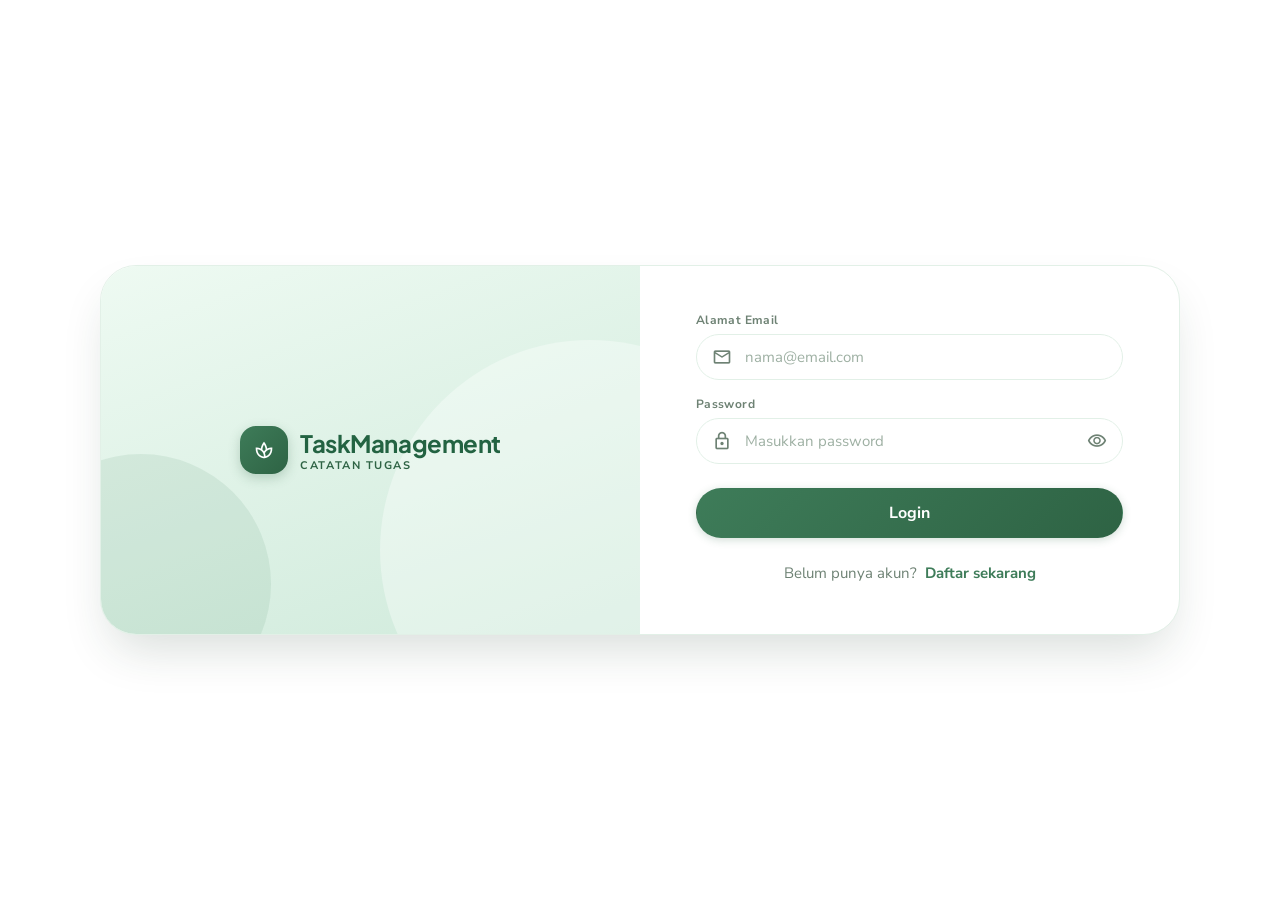
<file: frontend/login.html>
<!DOCTYPE html>
<html lang="id">
<head>
    <meta charset="UTF-8">
    <meta name="viewport" content="width=device-width, initial-scale=1.0">
    <title>Login - TaskManagement</title>
    <link rel="preconnect" href="https://fonts.googleapis.com">
    <link rel="preconnect" href="https://fonts.gstatic.com" crossorigin>
    <link href="https://fonts.googleapis.com/css2?family=Nunito+Sans:ital,opsz,wght@0,6..12,400;0,6..12,600;0,6..12,700;1,6..12,400&family=Plus+Jakarta+Sans:wght@600;700;800&display=swap" rel="stylesheet">
    <link href="https://fonts.googleapis.com/css2?family=Material+Symbols+Outlined:wght,FILL@100..700,0..1&display=swap" rel="stylesheet">
    <link rel="stylesheet" href="assets/css/style.css">
</head>
<body class="auth-page auth-login">

    <div class="auth-container">
        <div class="auth-brand">
            <a href="index.html" class="brand">
                <span class="brand-mark"><span class="material-symbols-outlined">spa</span></span>
                <span>TaskManagement<small>Catatan tugas</small></span>
            </a>
        </div>

        <div class="auth-card">
            <form id="loginForm">
                <div class="form-group">
                    <label for="email">Alamat Email</label>
                    <div class="input-icon">
                        <span class="material-symbols-outlined">mail</span>
                        <input type="email" id="email" placeholder="nama@email.com" required>
                    </div>
                </div>
                <div class="form-group">
                    <label for="password">Password</label>
                    <div class="input-icon">
                        <span class="material-symbols-outlined">lock</span>
                        <input type="password" id="password" placeholder="Masukkan password" required>
                        <button type="button" class="toggle-pass" data-target="password" aria-label="Tampilkan password"><span class="material-symbols-outlined">visibility</span></button>
                    </div>
                </div>

                <p id="message" class="message"></p>

                <button type="submit" class="btn btn-primary">Login</button>
            </form>

            <p class="auth-footer">Belum punya akun? <a href="register.html">Daftar sekarang</a></p>
        </div>
    </div>

<script src="assets/js/config.js"></script>
<script src="assets/js/auth.js"></script>
</body>
</html>
</file>
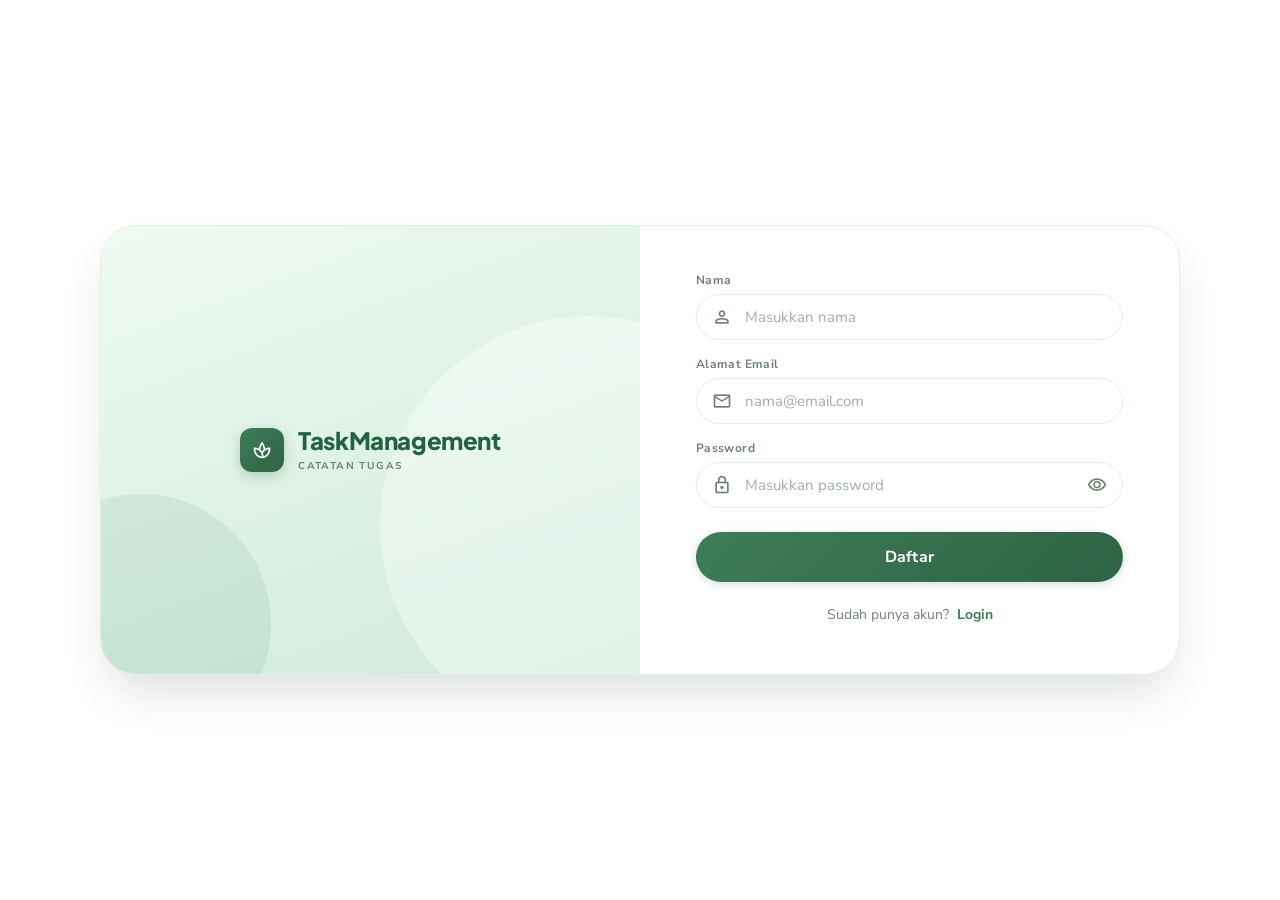
<file: frontend/register.html>
<!DOCTYPE html>
<html lang="id">
<head>
    <meta charset="UTF-8">
    <meta name="viewport" content="width=device-width, initial-scale=1.0">
    <title>Register - TaskManagement</title>
    <link rel="preconnect" href="https://fonts.googleapis.com">
    <link rel="preconnect" href="https://fonts.gstatic.com" crossorigin>
    <link href="https://fonts.googleapis.com/css2?family=Nunito+Sans:ital,opsz,wght@0,6..12,400;0,6..12,600;0,6..12,700;1,6..12,400&family=Plus+Jakarta+Sans:wght@600;700;800&display=swap" rel="stylesheet">
    <link href="https://fonts.googleapis.com/css2?family=Material+Symbols+Outlined:wght,FILL@100..700,0..1&display=swap" rel="stylesheet">
    <link rel="stylesheet" href="assets/css/style.css">
</head>
<body class="auth-page auth-register">

    <div class="auth-container">
        <div class="auth-brand">
            <a href="index.html" class="brand">
                <span class="brand-mark"><span class="material-symbols-outlined">spa</span></span>
                <span>TaskManagement<small>CATATAN TUGAS</small></span>
            </a>
        </div>

        <div class="auth-card">
            <form id="registerForm">
                <div class="form-group">
                    <label for="name">Nama</label>
                    <div class="input-icon">
                        <span class="material-symbols-outlined">person</span>
                        <input type="text" id="name" placeholder="Masukkan nama" required>
                    </div>
                </div>
                <div class="form-group">
                    <label for="email">Alamat Email</label>
                    <div class="input-icon">
                        <span class="material-symbols-outlined">mail</span>
                        <input type="email" id="email" placeholder="nama@email.com" required>
                    </div>
                </div>
                <div class="form-group">
                    <label for="password">Password</label>
                    <div class="input-icon">
                        <span class="material-symbols-outlined">lock</span>
                        <input type="password" id="password" placeholder="Masukkan password" required>
                        <button type="button" class="toggle-pass" data-target="password" aria-label="Tampilkan password"><span class="material-symbols-outlined">visibility</span></button>
                    </div>
                </div>

                <p id="message" class="message"></p>

                <button type="submit" class="btn btn-primary">Daftar</button>
            </form>

            <p class="auth-footer">Sudah punya akun? <a href="login.html">Login</a></p>
        </div>
    </div>

<script src="assets/js/config.js"></script>
<script src="assets/js/auth.js"></script>
</body>
</html>
</file>
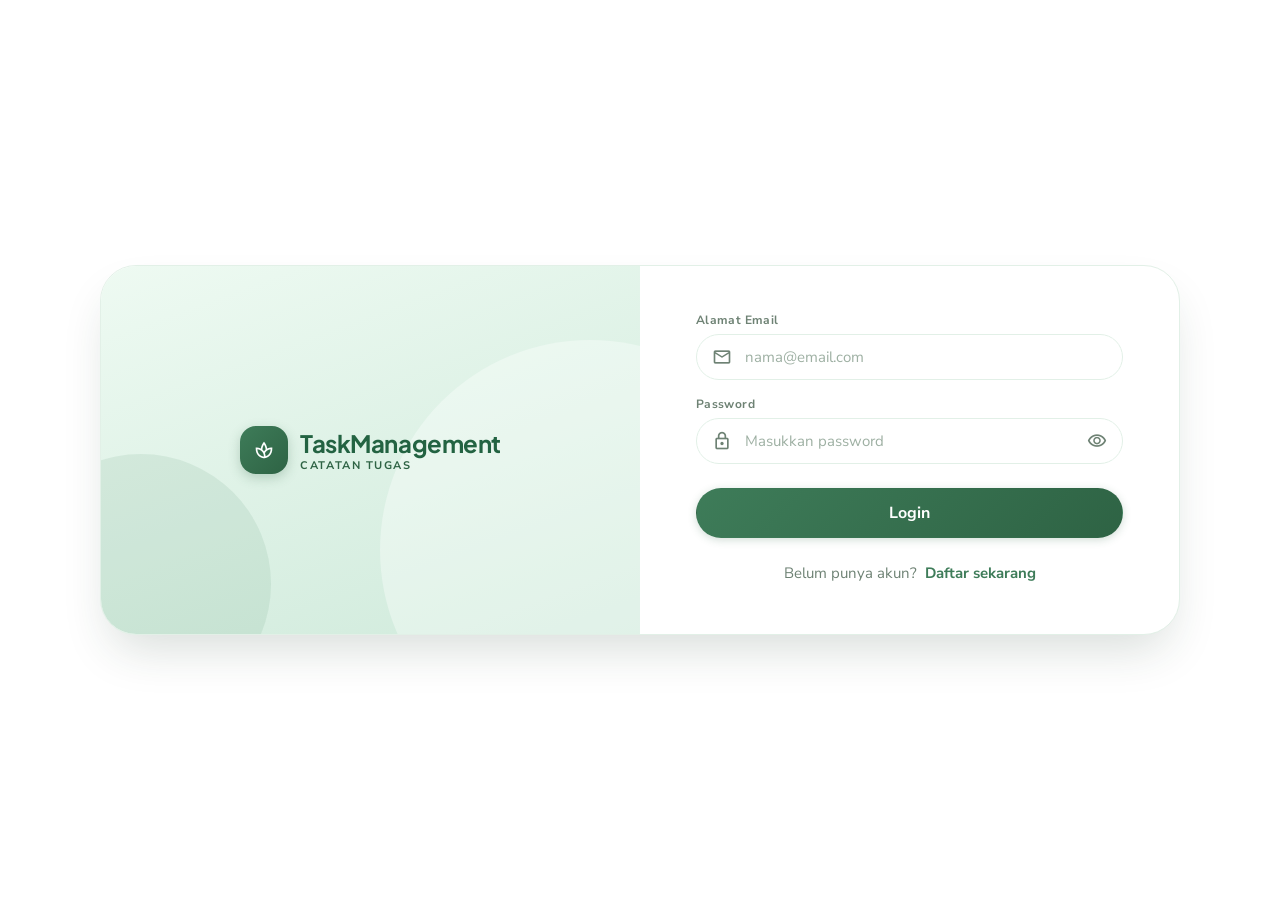
<file: frontend/admin/tasks.html>
<!DOCTYPE html>
<html lang="id">
<head>
    <meta charset="UTF-8">
    <meta name="viewport" content="width=device-width, initial-scale=1.0">
    <title>Semua Tasks - TaskManagement</title>
    <link rel="preconnect" href="https://fonts.googleapis.com">
    <link rel="preconnect" href="https://fonts.gstatic.com" crossorigin>
    <link href="https://fonts.googleapis.com/css2?family=Nunito+Sans:ital,opsz,wght@0,6..12,400;0,6..12,600;0,6..12,700;1,6..12,400&family=Plus+Jakarta+Sans:wght@600;700;800&display=swap" rel="stylesheet">
    <link href="https://fonts.googleapis.com/css2?family=Material+Symbols+Outlined:wght,FILL@100..700,0..1&display=swap" rel="stylesheet">
    <link rel="stylesheet" href="../assets/css/style.css">
</head>
<body data-role="ADMIN">

<div class="app">
    <aside class="sidebar" id="sidebar">
        <a href="dashboard.html" class="brand">
            <span class="brand-mark"><span class="material-symbols-outlined">spa</span></span>
            <span>TaskManagement</span>
        </a>

        <p class="nav-label">Menu Admin</p>
        <nav class="nav">
            <a href="dashboard.html" class="nav-item"><span class="material-symbols-outlined">insights</span><span>Dashboard</span></a>
            <a href="users.html" class="nav-item"><span class="material-symbols-outlined">group</span><span>Kelola User</span></a>
            <a href="tasks.html" class="nav-item active"><span class="material-symbols-outlined">fact_check</span><span>Semua Tasks</span></a>
        </nav>

        <div class="side-user">
            <div class="side-user-row">
                <div class="avatar" data-user-avatar>U</div>
                <div>
                    <strong data-user-name>User</strong>
                    <small data-user-role>Administrator</small>
                </div>
            </div>
            <button type="button" class="btn btn-soft btn-block" data-logout><span class="material-symbols-outlined">logout</span>Logout</button>
        </div>
    </aside>
    <div class="scrim" id="scrim"></div>

    <div class="main">
        <header class="topbar">
            <button type="button" class="icon-btn menu-toggle" id="menuToggle" aria-label="Menu"><span class="material-symbols-outlined">menu</span></button>
        </header>

        <main class="content">
            <section class="page-head">
                <div>
                    <p class="eyebrow">Monitoring</p>
                    <h1>Semua Tasks</h1>
                </div>
            </section>

            <section class="toolbar">
                <div class="search-box">
                    <span class="material-symbols-outlined">search</span>
                    <input type="search" id="searchTask" placeholder="Cari judul task...">
                </div>
                <div class="filter-group">
                    <select id="filterPriority" aria-label="Filter Prioritas">
                        <option value="">Semua Prioritas</option>
                        <option value="HIGH">High</option>
                        <option value="MEDIUM">Medium</option>
                        <option value="LOW">Low</option>
                    </select>
                    <select id="filterStatus" aria-label="Filter Status">
                        <option value="">Semua Status</option>
                        <option value="TODO">To Do</option>
                        <option value="IN_PROGRESS">In Progress</option>
                        <option value="DONE">Done</option>
                    </select>
                    <button type="button" class="btn btn-soft" id="resetFilter" title="Reset Filter">
                        <span class="material-symbols-outlined">restart_alt</span>Reset
                    </button>
                </div>
            </section>

            <section class="card table-card">
                <div class="table-wrapper">
                    <table>
                        <thead>
                            <tr>
                                <th>ID Task</th>
                                <th>User</th>
                                <th>Judul</th>
                                <th>Prioritas</th>
                                <th>Status</th>
                                <th>Deadline</th>
                            </tr>
                        </thead>
                        <tbody id="adminTaskList">
                            <tr><td colspan="6">Memuat data...</td></tr>
                        </tbody>
                    </table>
                </div>
                <div class="table-foot" id="taskCount"></div>
            </section>
        </main>
    </div>
</div>

<script src="../assets/js/config.js"></script>
<script src="../assets/js/admin-tasks.js"></script>
</body>
</html>
</file>
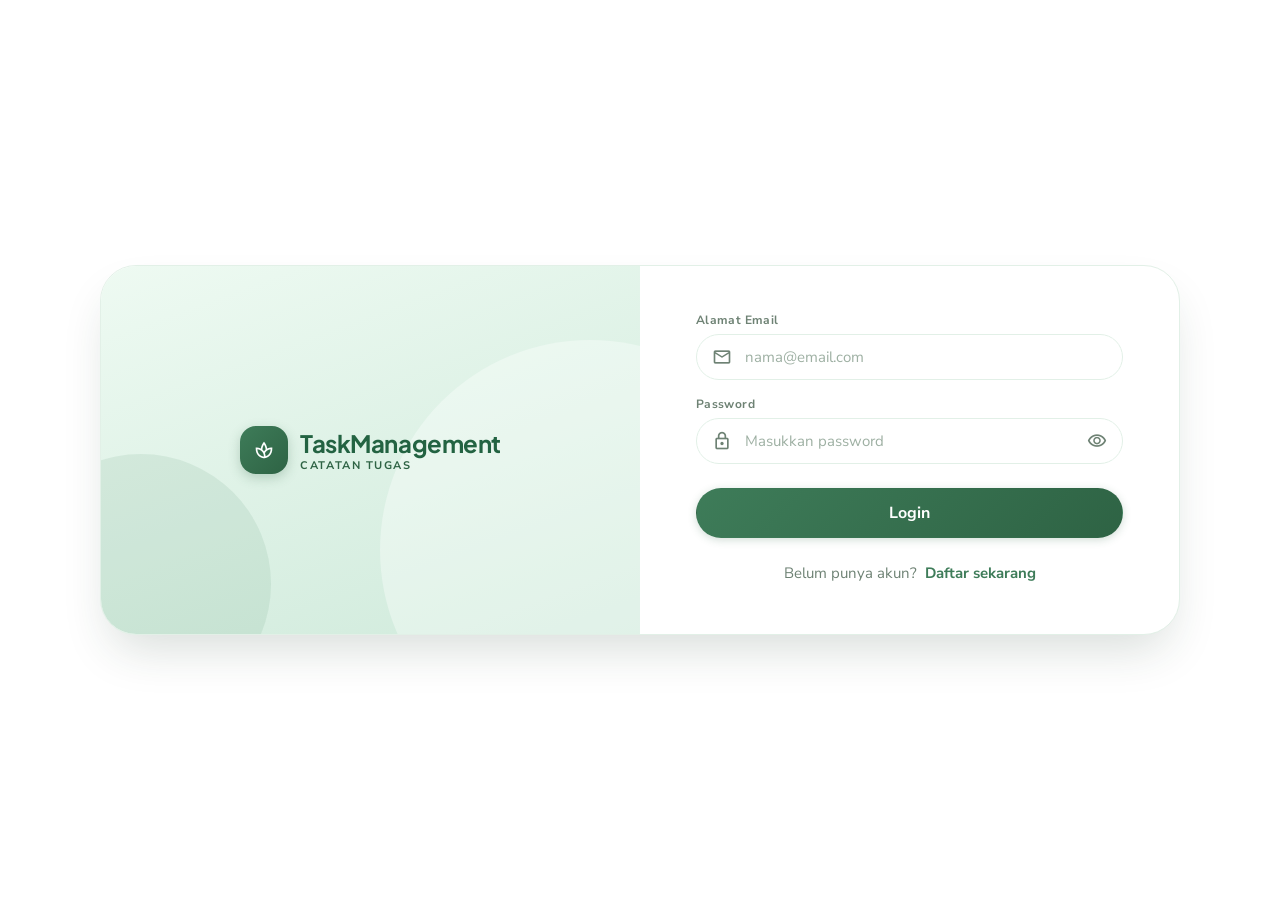
<file: frontend/admin/users.html>
<!DOCTYPE html>
<html lang="id">
<head>
    <meta charset="UTF-8">
    <meta name="viewport" content="width=device-width, initial-scale=1.0">
    <title>Kelola User - TaskManagement</title>
    <link rel="preconnect" href="https://fonts.googleapis.com">
    <link rel="preconnect" href="https://fonts.gstatic.com" crossorigin>
    <link href="https://fonts.googleapis.com/css2?family=Nunito+Sans:opsz,wght@6..12,400;6..12,600;6..12,700&family=Plus+Jakarta+Sans:wght@600;700;800&display=swap" rel="stylesheet">
    <link href="https://fonts.googleapis.com/css2?family=Material+Symbols+Outlined:wght,FILL@100..700,0..1&display=swap" rel="stylesheet">
    <link rel="stylesheet" href="../assets/css/style.css">
</head>
<body data-role="ADMIN">

<div class="app">
    <aside class="sidebar" id="sidebar">
        <a href="dashboard.html" class="brand">
            <span class="brand-mark"><span class="material-symbols-outlined">spa</span></span>
            <span>TaskManagement</span>
        </a>

        <p class="nav-label">Menu Admin</p>
        <nav class="nav">
            <a href="dashboard.html" class="nav-item"><span class="material-symbols-outlined">insights</span><span>Dashboard</span></a>
            <a href="users.html" class="nav-item active"><span class="material-symbols-outlined">group</span><span>Kelola User</span></a>
            <a href="tasks.html" class="nav-item"><span class="material-symbols-outlined">fact_check</span><span>Semua Tasks</span></a>
        </nav>

        <div class="side-user">
            <div class="side-user-row">
                <div class="avatar" data-user-avatar>U</div>
                <div>
                    <strong data-user-name>User</strong>
                    <small>Admistrator</small>
                </div>
            </div>
            <button type="button" class="btn btn-soft btn-block" data-logout><span class="material-symbols-outlined">logout</span><span>Logout</span></button>
        </div>
    </aside>
    <div class="scrim" id="scrim"></div>

    <div class="main">
        <header class="topbar">
            <button type="button" class="icon-btn menu-toggle" id="menuToggle" aria-label="Menu"><span class="material-symbols-outlined">menu</span></button>
        </header>

        <main class="content">
            <section class="page-head">
                <div>
                    <p class="eyebrow">Pengguna</p>
                    <h1>Kelola User</h1>
                </div>
            </section>

            <section class="stats-grid">
                <div class="stat-card">
                    <div class="stat-top"><span class="stat-label">Total User</span><span class="stat-icon"><span class="material-symbols-outlined">group</span></span></div>
                    <span class="stat-value" id="totalUsers">0</span>
                </div>
                <div class="stat-card">
                    <div class="stat-top"><span class="stat-label">Aktif</span><span class="stat-icon"><span class="material-symbols-outlined">verified_user</span></span></div>
                    <span class="stat-value" id="activeUsers">0</span>
                </div>
                <div class="stat-card">
                    <div class="stat-top"><span class="stat-label">Nonaktif</span><span class="stat-icon gray"><span class="material-symbols-outlined">person_off</span></span></div>
                    <span class="stat-value" id="inactiveUsers">0</span>
                </div>
                <div class="stat-card">
                    <div class="stat-top"><span class="stat-label">Admin</span><span class="stat-icon sand"><span class="material-symbols-outlined">admin_panel_settings</span></span></div>
                    <span class="stat-value" id="adminUsers">0</span>
                </div>
            </section>

            <section class="grid-2">
                <div class="card">
                    <div class="card-head">
                        <div class="head-title">
                            <span class="head-icon"><span class="material-symbols-outlined">donut_large</span></span>
                            <div>
                                <h2>Statistik Pengguna</h2>
                            </div>
                        </div>
                    </div>

                    <div class="chart-wrap">
                        <div class="donut-box">
                            <div class="donut-ring" id="userDonutChart">
                                <div class="donut-hole">
                                    <strong id="chartPercent">100%</strong>
                                    <span>USER AKTIF</span>
                                </div>
                            </div>
                        </div>

                        <div class="chart-bars">
                            <div>
                                <div class="bar-item-head">
                                    <span>User Aktif</span>
                                    <span id="barActiveText">0</span>
                                </div>
                                <div class="bar-track">
                                    <div class="bar-fill green" id="barActiveFill"></div>
                                </div>
                            </div>

                            <div>
                                <div class="bar-item-head">
                                    <span>Administrator</span>
                                    <span id="barAdminText">0</span>
                                </div>
                                <div class="bar-track">
                                    <div class="bar-fill sand" id="barAdminFill"></div>
                                </div>
                            </div>

                            <div>
                                <div class="bar-item-head">
                                    <span>Nonaktif</span>
                                    <span id="barInactiveText">0</span>
                                </div>
                                <div class="bar-track">
                                    <div class="bar-fill gray" id="barInactiveFill"></div>
                                </div>
                            </div>
                        </div>
                    </div>
                </div>

                <div class="card mini-table-card">
                    <div class="mini-table-head">
                        <div>
                            <h2>Tabel Ringkasan User</h2>
                        </div>
                        <span class="badge badge-cat" id="tableCountBadge">0 Akun</span>
                    </div>

                    <div class="table-wrapper">
                        <table>
                            <thead>
                                <tr>
                                    <th>Nama</th>
                                    <th>Role</th>
                                    <th>Status</th>
                                </tr>
                            </thead>
                            <tbody id="userSummaryTable">
                                <tr>
                                    <td colspan="3">Menunggu data user...</td>
                                </tr>
                            </tbody>
                        </table>
                    </div>
                </div>
            </section>

            <section class="toolbar">
                <div class="search-box">
                    <span class="material-symbols-outlined">search</span>
                    <input type="text" id="searchUser" placeholder="Cari nama atau email...">
                </div>
            </section>

            <div id="userMessage"></div>

            <section id="userList">
                <p>Memuat data pengguna...</p>
            </section>

            <div class="modal" id="userModal" hidden>
                <form class="modal-box" id="editUserForm">
                    <button type="button" class="icon-btn modal-close" data-close-modal aria-label="Tutup"><span class="material-symbols-outlined">close</span></button>

                    <p class="eyebrow">Pengguna</p>
                    <h2>Edit User</h2>

                    <input type="hidden" id="editUserId">

                    <div class="modal-user">
                        <span class="user-avatar-sm" id="editUserAvatar">U</span>
                        <div>
                            <strong id="editUserName">User</strong>
                            <span id="editUserEmail">-</span>
                        </div>
                    </div>

                    <label>Role</label>
                    <div class="option-grid">
                        <label class="option-card">
                            <input type="radio" name="editRole" value="USER">
                            <strong>USER</strong>
                            <span>Akses tugas pribadi</span>
                        </label>
                        <label class="option-card">
                            <input type="radio" name="editRole" value="ADMIN">
                            <strong>ADMIN</strong>
                            <span>Akses penuh sistem</span>
                        </label>
                    </div>

                    <div class="switch-row">
                        <div>
                            <strong id="editActiveLabel">Status: Aktif</strong>
                            <span>Izinkan akses login</span>
                        </div>
                        <label class="switch">
                            <input type="checkbox" id="editActive">
                            <span class="switch-ui"></span>
                        </label>
                    </div>

                    <div class="form-actions">
                        <button type="button" class="btn btn-ghost" data-close-modal>Batal</button>
                        <button type="submit" class="btn btn-primary" id="saveUserBtn"><span class="material-symbols-outlined">check</span>Simpan</button>
                    </div>
                </form>
            </div>
        </main>
    </div>
</div>

<script src="../assets/js/config.js"></script>
<script src="../assets/js/admin-user.js"></script>

</body>
</html>
</file>
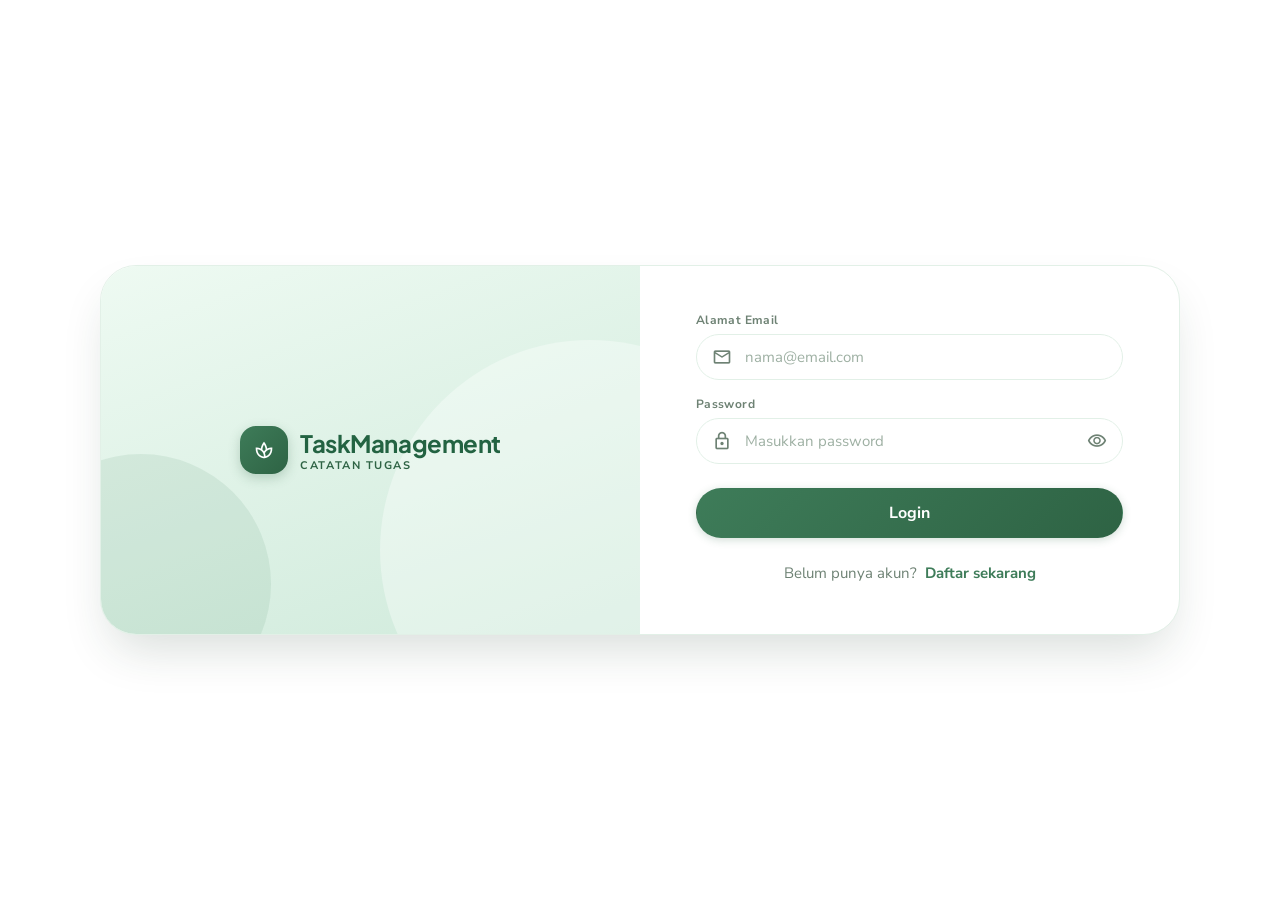
<file: frontend/user/tasks.html>
<!DOCTYPE html>
<html lang="id">
<head>
    <meta charset="UTF-8">
    <meta name="viewport" content="width=device-width, initial-scale=1.0">
    <title>Task Saya - TaskManagement</title>
    <link rel="preconnect" href="https://fonts.googleapis.com">
    <link rel="preconnect" href="https://fonts.gstatic.com" crossorigin>
    <link href="https://fonts.googleapis.com/css2?family=Nunito+Sans:ital,opsz,wght@0,6..12,400;0,6..12,600;0,6..12,700;1,6..12,400&family=Plus+Jakarta+Sans:wght@600;700;800&display=swap" rel="stylesheet">
    <link href="https://fonts.googleapis.com/css2?family=Material+Symbols+Outlined:wght,FILL@100..700,0..1&display=swap" rel="stylesheet">
    <link rel="stylesheet" href="../assets/css/style.css">
</head>
<body data-role="USER">

<div class="app">
    <aside class="sidebar" id="sidebar">
        <a href="dashboard.html" class="brand">
            <span class="brand-mark"><span class="material-symbols-outlined">spa</span></span>
            <span>TaskManagement</span>
        </a>

        <p class="nav-label">Menu Utama</p>
        <nav class="nav">
            <a href="dashboard.html" class="nav-item">
                <span class="material-symbols-outlined">insights</span>
                <span>Dashboard</span>
            </a>
            <a href="tasks.html" class="nav-item active">
                <span class="material-symbols-outlined">fact_check</span>
                <span>My Tasks</span>
            </a>
            <a href="categories.html" class="nav-item">
                <span class="material-symbols-outlined">folder</span>
                <span>Categories</span>
            </a>
        </nav>

        <div class="side-user">
            <div class="side-user-row">
                <div class="avatar" data-user-avatar>U</div>
                <div>
                    <strong data-user-name>User</strong>
                    <small data-user-role>USER</small>
                </div>
            </div>
            <button type="button" class="btn btn-soft btn-block" data-logout>
                <span class="material-symbols-outlined">logout</span>
                <span>Logout</span>
            </button>
        </div>
    </aside>
    <div class="scrim" id="scrim"></div>

    <div class="main">
        <header class="topbar">
            <button type="button" class="icon-btn menu-toggle" id="menuToggle" aria-label="Menu">
                <span class="material-symbols-outlined">menu</span>
            </button>
        </header>

        <main class="content">
            <section class="page-head">
                <div>
                    <h1>My Tasks</h1>
                </div>
            </section>

            <section class="card">
                <div class="card-head">
                    <div class="head-title">
                        <span class="head-icon"><span class="material-symbols-outlined">add_task</span></span>
                        <div>
                            <h2 id="formTitle">Tambah Task</h2>
                            <p>Isi informasi pekerjaan yang ingin kamu kelola.</p>
                        </div>
                    </div>
                </div>

                <form id="taskForm">
                    <input type="hidden" id="taskId">

                    <div class="field-grid">
                        <div class="field span-2">
                            <label for="title">Judul Task</label>
                            <input
                                type="text"
                                id="title"
                                maxlength="200"
                                placeholder="Masukkan judul task"
                                required
                            >
                        </div>

                        <div class="field span-2">
                            <label for="description">Deskripsi</label>
                            <textarea
                                id="description"
                                placeholder="Masukkan deskripsi task"
                            ></textarea>
                        </div>

                        <div class="field">
                            <label for="category_id">Kategori</label>
                            <select id="category_id">
                                <option value="">Tanpa kategori</option>
                            </select>
                        </div>

                        <div class="field">
                            <label for="due_date">Deadline</label>
                            <input type="date" id="due_date">
                        </div>

                        <div class="field">
                            <label for="priority">Prioritas</label>
                            <select id="priority">
                                <option value="LOW">LOW</option>
                                <option value="MEDIUM" selected>MEDIUM</option>
                                <option value="HIGH">HIGH</option>
                            </select>
                        </div>

                        <div class="field">
                            <label for="status">Status</label>
                            <select id="status">
                                <option value="TODO">TODO</option>
                                <option value="IN_PROGRESS">IN_PROGRESS</option>
                                <option value="DONE">DONE</option>
                            </select>
                        </div>
                    </div>

                    <div class="form-actions">
                        <button
                            type="button"
                            id="cancelEdit"
                            class="btn btn-ghost"
                            hidden
                        >
                            Batal Edit
                        </button>
                        <button type="submit" class="btn btn-primary">
                            Simpan Task
                        </button>
                    </div>
                </form>

                <p id="taskMessage" class="form-message"></p>
            </section>

            <section class="card table-card">
                <div class="card-head">
                    <div>
                        <h2>Daftar Task Saya</h2>
                        <p>Semua pekerjaan yang sudah kamu tambahkan.</p>
                    </div>
                </div>

                <div class="toolbar">
                    <div class="search-box">
                        <span class="material-symbols-outlined">search</span>
                        <input
                            type="search"
                            id="searchTask"
                            placeholder="Cari task..."
                        >
                    </div>
                </div>

                <div class="table-wrapper">
                    <table>
                        <thead>
                            <tr>
                                <th>Judul</th>
                                <th>Kategori</th>
                                <th>Prioritas</th>
                                <th>Status</th>
                                <th>Deadline</th>
                                <th class="text-right">Aksi</th>
                            </tr>
                        </thead>

                        <tbody id="taskList">
                            <tr>
                                <td colspan="6">Memuat data...</td>
                            </tr>
                        </tbody>
                    </table>
                </div>
            </section>
        </main>
    </div>
</div>

<script src="../assets/js/config.js"></script>
<script src="../assets/js/tasks.js"></script>
</body>
</html>
</file>
<file: frontend/assets/css/style.css>
:root {
    --bg: #f4fcf6;
    --bg-deep: #e3f6e9;
    --surface: #ffffff;
    --mint: #f0faf4;
    --mint-2: #e8f7ee;
    --sage: #a8d5ba;
    --green: #3e7c59;
    --green-dark: #2e6344;
    --green-deep: #236342;
    --ink: #2f3e34;
    --ink-2: #6e8274;
    --muted: #9eb0a3;
    --line: #e2f0e7;
    --line-2: #edf4ef;
    --danger: #984333;
    --danger-bg: #fcefeb;

    --shadow-1: 0 4px 20px -2px rgba(46, 99, 68, 0.05), 0 2px 6px -1px rgba(0, 0, 0, 0.02);
    --shadow-2: 0 12px 28px -4px rgba(46, 99, 68, 0.10), 0 4px 10px -2px rgba(46, 99, 68, 0.04);
    --shadow-3: 0 24px 48px -12px rgba(35, 60, 44, 0.18);

    --radius: 20px;
    --radius-sm: 14px;
    --sidebar-w: 272px;
    --sidebar-rail-w: 68px;

    --font-head: "Plus Jakarta Sans", "Segoe UI", system-ui, sans-serif;
    --font-body: "Nunito Sans", "Segoe UI", system-ui, sans-serif;
}

*, *::before, *::after { box-sizing: border-box; }

[hidden] { display: none !important; }

html { scroll-behavior: smooth; }

body {
    margin: 0;
    font-family: var(--font-body);
    font-size: 15px;
    line-height: 1.55;
    color: var(--ink);
    background:
        radial-gradient(900px 500px at 100% -10%, rgba(168, 213, 186, 0.35), transparent 60%),
        radial-gradient(700px 500px at -10% 110%, rgba(168, 213, 186, 0.28), transparent 60%),
        linear-gradient(180deg, #ffffff 0%, var(--bg) 35%, var(--bg-deep) 100%);
    background-attachment: fixed;
    min-height: 100vh;
}

h1, h2, h3, h4 {
    font-family: var(--font-head);
    color: var(--ink);
    margin: 0;
    letter-spacing: -0.015em;
}

p { margin: 0; }
a { color: var(--green); text-decoration: none; }
a:hover { color: var(--green-dark); }

.material-symbols-outlined {
    font-family: "Material Symbols Outlined";
    font-weight: normal;
    font-style: normal;
    font-size: 20px;
    line-height: 1;
    letter-spacing: normal;
    text-transform: none;
    display: inline-block;
    white-space: nowrap;
    direction: ltr;
    font-variation-settings: "FILL" 0, "wght" 400, "GRAD" 0, "opsz" 24;
    user-select: none;
    vertical-align: middle;
}

.btn {
    display: inline-flex;
    align-items: center;
    justify-content: center;
    gap: 8px;
    padding: 11px 22px;
    border-radius: 9999px;
    border: 1.5px solid transparent;
    font: 700 14px/1 var(--font-body);
    letter-spacing: 0.01em;
    cursor: pointer;
    transition: all 0.24s ease-out;
    text-decoration: none;
}

.btn .material-symbols-outlined { font-size: 18px; }

.btn-primary {
    color: #fff;
    background: linear-gradient(135deg, var(--green), var(--green-dark));
    box-shadow: 0 2px 8px rgba(46, 99, 68, 0.22);
}
.btn-primary:hover {
    color: #fff;
    background: linear-gradient(135deg, #356b4c, #244f36);
    box-shadow: 0 6px 16px rgba(46, 99, 68, 0.28);
    transform: translateY(-1px);
}

.btn-secondary {
    color: var(--green);
    background: #fff;
    border-color: var(--sage);
}
.btn-secondary:hover { background: var(--mint); color: var(--green-dark); }

.btn-soft {
    color: var(--green-deep);
    background: var(--mint-2);
}
.btn-soft:hover { background: #d9f0e2; }

.btn-ghost {
    color: var(--green);
    background: transparent;
}
.btn-ghost:hover { background: var(--mint); }

.btn-block { width: 100%; }
.btn:disabled { opacity: 0.6; cursor: not-allowed; }

.icon-btn {
    display: inline-flex;
    align-items: center;
    justify-content: center;
    width: 36px;
    height: 36px;
    border-radius: 50%;
    border: 1px solid var(--line);
    background: #fff;
    color: var(--ink-2);
    cursor: pointer;
    transition: all 0.2s ease-out;
}
.icon-btn:hover { background: var(--mint); color: var(--green); border-color: var(--sage); }
.icon-btn.danger:hover { background: var(--danger-bg); color: var(--danger); border-color: #f1cfc7; }
.icon-btn .material-symbols-outlined { font-size: 18px; }

label {
    display: block;
    font: 700 12px/1 var(--font-body);
    letter-spacing: 0.03em;
    color: var(--ink-2);
    margin-bottom: 8px;
}

input[type="text"],
input[type="email"],
input[type="password"],
input[type="search"],
input[type="date"],
select,
textarea {
    width: 100%;
    height: 46px;
    padding: 0 18px;
    font: 400 15px var(--font-body);
    color: var(--ink);
    background: #fff;
    border: 1px solid var(--line);
    border-radius: 9999px;
    outline: none;
    transition: border-color 0.2s, box-shadow 0.2s, background 0.2s;
}

textarea {
    height: auto;
    min-height: 110px;
    padding: 14px 18px;
    border-radius: 18px;
    resize: vertical;
}

select {
    appearance: none;
    cursor: pointer;
    padding-right: 42px;
    background-image: url("data:image/svg+xml,%3Csvg xmlns='http://www.w3.org/2000/svg' width='16' height='16' viewBox='0 0 24 24' fill='none' stroke='%236e8274' stroke-width='2' stroke-linecap='round' stroke-linejoin='round'%3E%3Cpath d='m6 9 6 6 6-6'/%3E%3C/svg%3E");
    background-repeat: no-repeat;
    background-position: right 16px center;
}

input::placeholder, textarea::placeholder { color: var(--muted); }

input:focus, select:focus, textarea:focus {
    border-color: var(--green);
    box-shadow: 0 0 0 3px rgba(62, 124, 89, 0.12);
}

.field { display: flex; flex-direction: column; }
.field-grid {
    display: grid;
    grid-template-columns: repeat(2, minmax(0, 1fr));
    gap: 18px 20px;
}
.field-grid .span-2 { grid-column: 1 / -1; }
.field-grid .span-3 { grid-column: 1 / -1; }

.form-actions {
    display: flex;
    justify-content: flex-end;
    gap: 12px;
    margin-top: 22px;
}

.form-message, #taskMessage, #categoryMessage, #userMessage {
    min-height: 0;
    margin-top: 14px;
    font-size: 14px;
    color: var(--green-deep);
}
.form-message:empty, #taskMessage:empty, #categoryMessage:empty, #userMessage:empty { display: none; }

.input-icon { position: relative; }
.input-icon > .material-symbols-outlined {
    position: absolute;
    left: 16px;
    top: 50%;
    transform: translateY(-50%);
    color: var(--ink-2);
    font-size: 20px;
    pointer-events: none;
}
.input-icon input { padding-left: 48px; }
.input-icon .toggle-pass {
    position: absolute;
    right: 8px;
    top: 50%;
    transform: translateY(-50%);
    border: 0;
    background: transparent;
    width: 36px;
    height: 36px;
    border-radius: 50%;
    color: var(--ink-2);
    cursor: pointer;
}
.input-icon .toggle-pass:hover { background: var(--mint); }

.card {
    background: var(--surface);
    border: 1px solid var(--line);
    border-radius: var(--radius);
    padding: 26px;
    box-shadow: var(--shadow-1);
    transition: box-shadow 0.24s ease-out, transform 0.24s ease-out;
}

.card-head {
    display: flex;
    align-items: flex-start;
    justify-content: space-between;
    gap: 16px;
    margin-bottom: 20px;
}
.card-head h2 { font-size: 20px; font-weight: 700; }
.card-head p { color: var(--ink-2); font-size: 14px; margin-top: 2px; }
.card-head .head-icon {
    display: inline-flex;
    align-items: center;
    justify-content: center;
    width: 44px;
    height: 44px;
    border-radius: 50%;
    background: var(--mint-2);
    color: var(--green);
    flex-shrink: 0;
}
.card-head .head-title { display: flex; gap: 14px; align-items: center; }
.link-more { font-weight: 700; font-size: 14px; display: inline-flex; align-items: center; gap: 4px; }

.app {
    display: block;
    min-height: 100vh;
}

.main {
    min-width: 0;
    margin-left: var(--sidebar-rail-w);
    width: calc(100% - var(--sidebar-rail-w));
}

.sidebar {
    position: fixed;
    top: 0;
    left: 0;
    bottom: 0;
    width: var(--sidebar-rail-w);
    height: 100vh;
    display: flex;
    flex-direction: column;
    align-items: center;
    padding: 22px 8px;
    background: linear-gradient(180deg, #ffffff 0%, var(--mint) 100%);
    border-right: 1px solid var(--line);
    z-index: 60;
    overflow: hidden;
    transition: width 0.22s cubic-bezier(0.4, 0, 0.2, 1),
                padding 0.22s cubic-bezier(0.4, 0, 0.2, 1),
                box-shadow 0.22s ease;
}

.brand {
    display: flex;
    align-items: center;
    justify-content: center;
    gap: 12px;
    padding: 0 0 24px;
    font: 700 20px var(--font-head);
    letter-spacing: -0.02em;
    color: var(--green-deep);
    white-space: nowrap;
}
.brand:hover { color: var(--green-deep); }
.brand-mark {
    display: inline-flex;
    align-items: center;
    justify-content: center;
    width: 42px;
    height: 42px;
    border-radius: 14px;
    color: #fff;
    background: linear-gradient(135deg, var(--green), var(--green-dark));
    box-shadow: 0 4px 12px rgba(46, 99, 68, 0.25);
    flex-shrink: 0;
}

.brand > :not(.brand-mark) {
    max-width: 0;
    opacity: 0;
    overflow: hidden;
    transition: max-width 0.2s ease, opacity 0.15s ease;
}

.nav-label {
    display: none;
    padding: 12px 14px 8px;
    font: 700 11px/1 var(--font-body);
    letter-spacing: 0.08em;
    text-transform: uppercase;
    color: var(--green-dark);
    opacity: 0.8;
    white-space: nowrap;
}

.nav {
    display: flex;
    flex-direction: column;
    align-items: center;
    gap: 8px;
    width: 100%;
}

.nav-item {
    display: inline-flex;
    align-items: center;
    justify-content: center;
    gap: 12px;
    width: 44px;
    height: 44px;
    padding: 0;
    border-radius: 9999px;
    color: var(--ink);
    font-weight: 600;
    white-space: nowrap;
    overflow: hidden;
    transition: background 0.2s, color 0.2s, width 0.2s, padding 0.2s;
}
.nav-item:hover { background: var(--mint-2); color: var(--green-deep); }
.nav-item.active {
    color: #fff;
    background: linear-gradient(135deg, var(--green), var(--green-dark));
    box-shadow: 0 4px 14px rgba(46, 99, 68, 0.25);
}
.nav-item .material-symbols-outlined {
    font-size: 21px;
    flex-shrink: 0;
}

.nav-item > :not(.material-symbols-outlined) {
    max-width: 0;
    opacity: 0;
    overflow: hidden;
    transition: max-width 0.2s ease, opacity 0.15s ease;
}

.side-user {
    display: none;
}

@media (min-width: 961px) {
    .sidebar:hover {
        width: var(--sidebar-w);
        align-items: stretch;
        padding: 24px 16px 16px;
        box-shadow: var(--shadow-3);
    }

    .sidebar:hover .brand {
        justify-content: flex-start;
        padding: 0 10px 22px;
    }

    .sidebar:hover .brand > :not(.brand-mark) {
        max-width: 220px;
        opacity: 1;
        transition: max-width 0.24s ease, opacity 0.2s ease 0.06s;
    }

    .sidebar:hover .nav-label {
        display: block;
    }

    .sidebar:hover .nav {
        align-items: stretch;
        gap: 4px;
    }

    .sidebar:hover .nav-item {
        justify-content: flex-start;
        width: 100%;
        height: auto;
        padding: 12px 16px;
    }

    .sidebar:hover .nav-item > :not(.material-symbols-outlined) {
        max-width: 220px;
        opacity: 1;
        transition: max-width 0.24s ease, opacity 0.2s ease 0.06s;
    }

    /* Bagian bawah muncul lagi saat sidebar melebar */
    .sidebar:hover .side-user {
        display: block;
        margin-top: auto;
        padding: 14px;
        border-radius: 22px;
        background: #fff;
        border: 1px solid var(--line);
        box-shadow: var(--shadow-1);
    }
}

.side-user-row { display: flex; align-items: center; gap: 12px; margin-bottom: 12px; min-width: 0; }
.side-user-row div:last-child { min-width: 0; }
.side-user strong { display: block; font-size: 14px; overflow: hidden; text-overflow: ellipsis; white-space: nowrap; }
.side-user small { color: var(--ink-2); font-weight: 700; letter-spacing: 0.04em; font-size: 11px; }

.avatar {
    display: inline-flex;
    align-items: center;
    justify-content: center;
    width: 40px;
    height: 40px;
    border-radius: 50%;
    background: #c9efd9;
    color: var(--green-deep);
    font: 700 16px var(--font-head);
    flex-shrink: 0;
}

.topbar {
    position: sticky;
    top: 0;
    z-index: 30;
    display: flex;
    align-items: center;
    gap: 16px;
    padding: 18px 40px;
    background: rgba(255, 255, 255, 0.72);
    backdrop-filter: blur(12px);
    -webkit-backdrop-filter: blur(12px);
    border-bottom: 1px solid var(--line);
}
.greeting { flex: 1; color: var(--ink-2); font-style: italic; }
.date-chip {
    display: inline-flex;
    align-items: center;
    gap: 8px;
    padding: 9px 16px;
    border-radius: 9999px;
    background: #fff;
    border: 1px solid var(--line);
    font-size: 13px;
    font-weight: 600;
    color: var(--ink-2);
}
.date-chip .material-symbols-outlined { font-size: 18px; color: var(--green); }
.menu-toggle { display: none; }
.scrim { display: none; }

.content {
    max-width: 1360px;
    margin: 0 auto;
    padding: 36px 40px 56px;
    display: flex;
    flex-direction: column;
    gap: 28px;
}

.page-head {
    display: flex;
    align-items: flex-end;
    justify-content: space-between;
    gap: 20px;
    flex-wrap: wrap;
}
.eyebrow {
    display: flex;
    align-items: center;
    gap: 8px;
    font: 700 11px/1 var(--font-body);
    letter-spacing: 0.1em;
    text-transform: uppercase;
    color: var(--ink-2);
    margin-bottom: 10px;
}
.eyebrow::before {
    content: "";
    width: 8px;
    height: 8px;
    border-radius: 50%;
    background: var(--green);
    box-shadow: 0 0 0 4px rgba(62, 124, 89, 0.15);
}
.page-head h1 { font-size: 38px; line-height: 1.15; font-weight: 700; }
.lead { margin-top: 8px; color: var(--ink-2); font-size: 16px; }
.head-actions { display: flex; gap: 12px; flex-wrap: wrap; }

.stats-grid {
    display: grid;
    grid-template-columns: repeat(4, minmax(0, 1fr));
    gap: 20px;
}
.stat-card {
    position: relative;
    overflow: hidden;
    padding: 22px 24px;
    border-radius: 28px;
    background: linear-gradient(160deg, #ffffff 40%, var(--mint) 100%);
    border: 1px solid var(--line);
    box-shadow: var(--shadow-1);
    transition: box-shadow 0.24s ease-out, transform 0.24s ease-out;
}
.stat-card:hover { box-shadow: var(--shadow-2); transform: translateY(-2px); }
.stat-top { display: flex; align-items: center; justify-content: space-between; }
.stat-label { font: 700 11px/1 var(--font-body); letter-spacing: 0.08em; text-transform: uppercase; color: var(--ink-2); }
.stat-icon {
    display: inline-flex;
    align-items: center;
    justify-content: center;
    width: 40px;
    height: 40px;
    border-radius: 50%;
    background: var(--mint-2);
    color: var(--green);
}
.stat-icon.sand { background: #fef7ea; color: #8c6219; }
.stat-icon.gray { background: #edf2ee; color: #506154; }
.stat-icon.rose { background: #fcefeb; color: var(--danger); }
.stat-value { display: block; margin-top: 18px; font: 700 40px/1 var(--font-head); letter-spacing: -0.02em; }
.stat-note { display: block; margin-top: 8px; font-size: 13px; color: var(--ink-2); }

.grid-main { display: grid; grid-template-columns: minmax(0, 2fr) minmax(0, 1fr); gap: 24px; align-items: start; }
.grid-2 { display: grid; grid-template-columns: repeat(2, minmax(0, 1fr)); gap: 24px; align-items: start; }

.progress-number { font: 700 52px/1 var(--font-head); color: var(--green); letter-spacing: -0.03em; }
.progress-sub { color: var(--ink-2); margin: 6px 0 20px; font-size: 14px; }
.progress-track { height: 12px; border-radius: 9999px; background: #dcefe2; overflow: hidden; }
.progress-fill {
    height: 100%;
    width: 0;
    border-radius: 9999px;
    background: linear-gradient(90deg, var(--sage), var(--green));
    transition: width 0.8s ease-out;
}
.progress-meta { display: flex; justify-content: space-between; margin-top: 12px; font-size: 13px; color: var(--ink-2); }
.progress-meta strong { color: var(--green-dark); }

.task-list { display: flex; flex-direction: column; }
.task-list > p { color: var(--ink-2); padding: 12px 0; }
.task-item {
    display: flex;
    align-items: center;
    gap: 14px;
    padding: 14px 10px;
    border-bottom: 1px solid var(--line-2);
    border-radius: 12px;
    transition: background 0.2s;
}
.task-item:hover { background: #f5faf6; }
.task-item:last-child { border-bottom: 0; }
.task-info { flex: 1; min-width: 0; }
.task-info strong { display: block; font-weight: 700; overflow: hidden; text-overflow: ellipsis; white-space: nowrap; }
.task-info p { font-size: 13px; color: var(--ink-2); overflow: hidden; text-overflow: ellipsis; white-space: nowrap; }
.task-item.is-done .task-info strong { text-decoration: line-through; color: var(--ink-2); }
.task-badges { display: flex; gap: 8px; flex-wrap: wrap; justify-content: flex-end; }

.task-check {
    width: 20px;
    height: 20px;
    border-radius: 6px;
    border: 1.5px solid var(--sage);
    background: #fff;
    flex-shrink: 0;
    position: relative;
}
.task-check.is-done { background: var(--green); border-color: var(--green); }
.task-check.is-done::after {
    content: "";
    position: absolute;
    left: 6px;
    top: 2px;
    width: 5px;
    height: 10px;
    border: solid #fff;
    border-width: 0 2px 2px 0;
    transform: rotate(45deg);
}
.task-check.is-progress { background: var(--mint-2); }
.task-check.is-progress::after {
    content: "";
    position: absolute;
    inset: 5px;
    border-radius: 3px;
    background: var(--sage);
}

.user-avatar-sm {
    display: inline-flex;
    align-items: center;
    justify-content: center;
    width: 38px;
    height: 38px;
    border-radius: 50%;
    background: #c9efd9;
    color: var(--green-deep);
    font: 700 14px var(--font-head);
    flex-shrink: 0;
}

.badge {
    display: inline-flex;
    align-items: center;
    gap: 6px;
    padding: 4px 12px;
    border-radius: 9999px;
    border: 1px solid transparent;
    font: 700 11px/16px var(--font-body);
    letter-spacing: 0.03em;
    text-transform: uppercase;
    white-space: nowrap;
}
.badge-todo { background: #edf2ee; border-color: #dee6df; color: #506154; }
.badge-progress { background: #fef7ea; border-color: #f5e8ce; color: #8c6219; }
.badge-done { background: #e8f7ee; border-color: #cEecd7; color: #236b3d; }
.badge-low { background: #e6f5f2; border-color: #cceae4; color: #21695c; }
.badge-medium { background: #fef6e9; border-color: #f8e7cb; color: #8d6018; }
.badge-high { background: #fcefeb; border-color: #f8d8d1; color: #984333; }
.badge-admin { background: var(--green); border-color: var(--green); color: #fff; }
.badge-user { background: var(--mint-2); border-color: var(--line); color: var(--green-deep); }
.badge-off { background: #f3f1ef; border-color: #e6e2de; color: #6b625a; }
.badge-cat { background: var(--mint-2); border-color: var(--line); color: var(--green-deep); text-transform: none; font-size: 12px; }

.toolbar { display: flex; align-items: center; gap: 14px; flex-wrap: wrap; }
.search-box { position: relative; flex: 1; min-width: 240px; }
.search-box .material-symbols-outlined {
    position: absolute;
    left: 18px;
    top: 50%;
    transform: translateY(-50%);
    color: var(--ink-2);
    pointer-events: none;
}
.search-box input { padding-left: 50px; height: 48px; box-shadow: var(--shadow-1); }
.chips { display: flex; gap: 8px; flex-wrap: wrap; }
.chip {
    padding: 9px 18px;
    border-radius: 9999px;
    border: 1px solid var(--line);
    background: #fff;
    color: var(--ink-2);
    font: 700 13px var(--font-body);
    cursor: pointer;
    transition: all 0.2s;
}
.chip:hover { border-color: var(--sage); color: var(--green); }
.chip.active { background: var(--green); border-color: var(--green); color: #fff; }

.table-card { padding: 0; overflow: hidden; }
.table-wrapper { overflow-x: auto; }
table { width: 100%; border-collapse: collapse; min-width: 720px; }
thead th {
    text-align: left;
    padding: 16px 20px;
    background: #f4f9f5;
    color: var(--ink-2);
    font: 700 11px/1 var(--font-body);
    letter-spacing: 0.06em;
    text-transform: uppercase;
    white-space: nowrap;
}
tbody td { padding: 16px 20px; border-bottom: 1px solid var(--line-2); vertical-align: middle; }
tbody tr { background: #fff; transition: background 0.2s; }
tbody tr:hover { background: var(--mint); }
tbody tr:last-child td { border-bottom: 0; }
tbody td[colspan] { text-align: center; color: var(--ink-2); padding: 40px 20px; }
.cell-title strong { display: block; font-weight: 700; }
.cell-title small { display: block; color: var(--ink-2); font-size: 13px; max-width: 420px; overflow: hidden; text-overflow: ellipsis; white-space: nowrap; }
tr.row-done .cell-title strong { text-decoration: line-through; color: var(--ink-2); }
td.actions { white-space: nowrap; text-align: right; }
td.actions .icon-btn + .icon-btn { margin-left: 6px; }
.table-foot { padding: 16px 24px; border-top: 1px solid var(--line-2); font-size: 13px; color: var(--ink-2); }

#userList { display: grid; grid-template-columns: repeat(auto-fill, minmax(300px, 1fr)); gap: 20px; }
#userList > p { grid-column: 1 / -1; color: var(--ink-2); }
.user-card {
    display: flex;
    flex-direction: column;
    gap: 16px;
    padding: 22px;
    border-radius: var(--radius);
    background: #fff;
    border: 1px solid var(--line);
    box-shadow: var(--shadow-1);
    transition: box-shadow 0.24s ease-out, transform 0.24s ease-out;
}
.user-card:hover { box-shadow: var(--shadow-2); transform: translateY(-2px); }
.user-card-top { display: flex; align-items: center; gap: 14px; min-width: 0; }
.user-card-top div:last-child { min-width: 0; }
.user-card h3 { font-size: 17px; overflow: hidden; text-overflow: ellipsis; white-space: nowrap; }
.user-card p { color: var(--ink-2); font-size: 13px; overflow: hidden; text-overflow: ellipsis; white-space: nowrap; }
.user-card-badges { display: flex; gap: 8px; flex-wrap: wrap; }
.user-card .btn { align-self: flex-start; padding: 9px 18px; }

.modal {
    position: fixed;
    inset: 0;
    z-index: 100;
    display: flex;
    align-items: center;
    justify-content: center;
    padding: 20px;
    background: rgba(47, 62, 52, 0.28);
    backdrop-filter: blur(8px);
    -webkit-backdrop-filter: blur(8px);
}
.modal-box {
    position: relative;
    width: 100%;
    max-width: 560px;
    max-height: 92vh;
    overflow-y: auto;
    padding: 32px;
    border-radius: 24px;
    background: #fff;
    border: 1px solid var(--line);
    box-shadow: var(--shadow-3);
}
.modal-close { position: absolute; top: 18px; right: 18px; }
.modal-box h2 { font-size: 24px; margin: 6px 0 4px; }
.modal-box .sub { color: var(--ink-2); margin-bottom: 22px; }
.modal-user { display: flex; align-items: center; gap: 14px; padding: 16px 18px; border-radius: 22px; background: var(--mint-2); margin-bottom: 22px; }
.modal-user strong { display: block; font: 700 18px var(--font-head); }
.modal-user span { color: var(--ink-2); font-size: 14px; }
.option-grid { display: grid; grid-template-columns: 1fr 1fr; gap: 12px; margin-bottom: 20px; }
.option-card {
    display: flex;
    flex-direction: column;
    gap: 6px;
    margin: 0;
    padding: 16px 18px;
    border-radius: 22px;
    background: var(--mint-2);
    border: 2px solid transparent;
    cursor: pointer;
    transition: all 0.2s;
    letter-spacing: 0;
}
.option-card input { position: absolute; opacity: 0; pointer-events: none; }
.option-card strong { font: 700 14px var(--font-body); color: var(--ink); }
.option-card span { font-size: 13px; font-weight: 400; color: var(--ink-2); line-height: 1.4; }
.option-card:has(input:checked) { border-color: var(--green-deep); background: #e3f6ea; }
.switch-row {
    display: flex;
    align-items: center;
    justify-content: space-between;
    gap: 16px;
    padding: 16px 20px;
    border-radius: 22px;
    background: var(--mint-2);
}
.switch-row strong { display: block; font-size: 15px; }
.switch-row span { color: var(--ink-2); font-size: 13px; }
.switch { position: relative; display: inline-block; width: 52px; height: 30px; margin: 0; flex-shrink: 0; }
.switch input { opacity: 0; width: 0; height: 0; }
.switch-ui { position: absolute; inset: 0; border-radius: 9999px; background: #c5d5ca; cursor: pointer; transition: background 0.2s; }
.switch-ui::after {
    content: "";
    position: absolute;
    top: 3px;
    left: 3px;
    width: 24px;
    height: 24px;
    border-radius: 50%;
    background: #fff;
    box-shadow: 0 1px 4px rgba(0, 0, 0, 0.2);
    transition: transform 0.2s;
}
.switch input:checked + .switch-ui { background: var(--green); }
.switch input:checked + .switch-ui::after { transform: translateX(22px); }

.toast-wrap { position: fixed; bottom: 24px; left: 50%; transform: translateX(-50%); z-index: 200; display: flex; flex-direction: column; gap: 10px; align-items: center; pointer-events: none; }
.toast {
    display: flex;
    align-items: center;
    gap: 12px;
    padding: 12px 20px 12px 14px;
    border-radius: 9999px;
    background: #fff;
    border: 1px solid var(--line);
    box-shadow: 0 10px 24px rgba(46, 99, 68, 0.14);
    font-weight: 600;
    color: var(--green-deep);
    animation: toast-in 0.3s ease-out;
}
.toast .material-symbols-outlined { color: #fff; background: var(--green); border-radius: 50%; padding: 3px; font-size: 18px; }
.toast.error { color: var(--danger); }
.toast.error .material-symbols-outlined { background: var(--danger); }
@keyframes toast-in { from { opacity: 0; transform: translateY(10px); } to { opacity: 1; transform: translateY(0); } }

.auth-page { display: flex; align-items: center; justify-content: center; padding: 32px 20px; }
.auth-container {
    width: 100%;
    max-width: 1080px;
    display: grid;
    grid-template-columns: 1fr 1fr;
    border-radius: 36px;
    overflow: hidden;
    background: #fff;
    box-shadow: var(--shadow-3);
    border: 1px solid var(--line);
}
.auth-brand {
    position: relative;
    display: flex;
    flex-direction: column;
    justify-content: space-between;
    gap: 40px;
    padding: 48px;
    overflow: hidden;
    background: linear-gradient(160deg, #eefaf2 0%, #cfeadb 100%);
}
.auth-brand::before, .auth-brand::after {
    content: "";
    position: absolute;
    border-radius: 50%;
    background: rgba(255, 255, 255, 0.35);
    pointer-events: none;
}
.auth-brand::before { width: 420px; height: 420px; right: -160px; top: 20%; }
.auth-brand::after { width: 260px; height: 260px; left: -90px; bottom: -80px; background: rgba(62, 124, 89, 0.10); }
.auth-brand > * { position: relative; z-index: 1; }
.auth-brand .brand { padding: 0; }
.auth-brand .brand small { display: block; font: 700 11px var(--font-body); letter-spacing: 0.14em; color: var(--green-dark); text-transform: uppercase; }
.auth-brand h1 { font-size: 40px; line-height: 1.15; color: var(--green-deep); margin-bottom: 16px; }
.auth-brand p.tagline { font-size: 16px; color: #3e4c42; max-width: 380px; }
.quote-card {
    display: flex;
    gap: 14px;
    align-items: center;
    padding: 18px 22px;
    border-radius: 28px;
    background: rgba(255, 255, 255, 0.85);
    font-style: italic;
    color: #3e4c42;
    font-size: 14px;
}
.quote-card .material-symbols-outlined { color: var(--green); background: #c9efd9; border-radius: 50%; padding: 8px; flex-shrink: 0; }
.auth-card { display: flex; flex-direction: column; justify-content: center; padding: 48px 56px; }
.auth-card .pill {
    align-self: flex-start;
    display: inline-flex;
    align-items: center;
    gap: 8px;
    padding: 7px 14px;
    border-radius: 9999px;
    background: var(--mint-2);
    color: var(--green-deep);
    font: 700 12px var(--font-body);
    margin-bottom: 18px;
}
.auth-card .pill .material-symbols-outlined { font-size: 16px; }
.auth-card h2 { font-size: 32px; font-weight: 700; }
.subtitle { color: var(--ink-2); margin: 8px 0 26px; }
.form-group { margin-bottom: 18px; }
.auth-card .btn-primary { width: 100%; padding: 16px; font-size: 16px; margin-top: 6px; }
.message { min-height: 0; margin: 4px 0 6px; font-size: 14px; color: var(--green-deep); }
.message:empty { display: none; }
.message.error { padding: 10px 16px; border-radius: 16px; background: var(--danger-bg); color: var(--danger); }
.message.success { padding: 10px 16px; border-radius: 16px; background: var(--mint-2); color: var(--green-deep); }
.auth-footer { margin-top: 24px; text-align: center; color: var(--ink-2); }
.auth-footer a { font-weight: 700; margin-left: 4px; }

.landing { max-width: 1200px; margin: 0 auto; padding: 0 28px; }
.land-nav { display: flex; align-items: center; justify-content: space-between; padding: 24px 0; gap: 16px; }
.land-nav .brand { padding: 0; }
.land-links { display: flex; gap: 32px; }
.land-links a { color: var(--ink-2); font-weight: 600; }
.land-links a:hover { color: var(--green-dark); }
.land-actions { display: flex; gap: 10px; }
.hero { display: grid; grid-template-columns: 1.05fr 1fr; gap: 56px; align-items: center; padding: 64px 0 96px; }
.hero .pill {
    display: inline-flex;
    align-items: center;
    gap: 8px;
    padding: 8px 16px;
    border-radius: 9999px;
    background: var(--mint-2);
    color: var(--green-deep);
    font: 600 13px var(--font-body);
    margin-bottom: 24px;
}
.hero h1 { font-size: 52px; line-height: 1.12; font-weight: 800; }
.hero h1 em { font-style: normal; color: var(--green); }
.hero p.lead { font-size: 18px; margin: 22px 0 32px; max-width: 520px; }
.hero-actions { display: flex; gap: 14px; flex-wrap: wrap; }
.hero-actions .btn { padding: 16px 28px; font-size: 15px; }
.preview-card {
    padding: 28px;
    border-radius: 32px;
    background: #fff;
    border: 1px solid var(--line);
    box-shadow: var(--shadow-3);
}
.preview-head { display: flex; align-items: center; justify-content: space-between; margin-bottom: 20px; }
.preview-head h3 { font-size: 18px; display: flex; align-items: center; gap: 10px; }
.preview-head h3 .material-symbols-outlined { color: var(--green); }
.preview-progress { padding: 16px 20px; border-radius: 24px; background: var(--mint); margin-bottom: 14px; }
.preview-progress div { display: flex; justify-content: space-between; font-size: 13px; margin-bottom: 8px; color: var(--ink-2); }
.preview-progress strong { color: var(--green-dark); }
.section-title { text-align: center; max-width: 640px; margin: 0 auto 48px; }
.section-title .tag {
    display: inline-block;
    padding: 6px 14px;
    border-radius: 9999px;
    background: rgba(255, 255, 255, 0.7);
    border: 1px solid var(--line);
    font: 700 11px var(--font-body);
    letter-spacing: 0.1em;
    text-transform: uppercase;
    color: var(--ink-2);
    margin-bottom: 16px;
}
.section-title h2 { font-size: 36px; font-weight: 700; }
.section-title p { color: var(--ink-2); margin-top: 12px; font-size: 16px; }
.feature-grid { display: grid; grid-template-columns: repeat(3, 1fr); gap: 24px; margin-bottom: 96px; }
.feature { padding: 32px; border-radius: 32px; background: #fff; box-shadow: var(--shadow-1); border: 1px solid var(--line); transition: all 0.24s ease-out; }
.feature:hover { box-shadow: var(--shadow-2); transform: translateY(-3px); }

@media (max-width: 960px) {
    .main {
        margin-left: 0;
        width: 100%;
    }

    .sidebar {
        width: var(--sidebar-w);
        align-items: stretch;
        padding: 24px 16px 16px;
        transform: translateX(-100%);
        transition: transform 0.24s ease;
    }

    .sidebar.open {
        transform: translateX(0);
    }

    .sidebar .brand {
        justify-content: flex-start;
        padding: 0 10px 22px;
    }

    .sidebar .brand > :not(.brand-mark),
    .sidebar .nav-item > :not(.material-symbols-outlined) {
        max-width: 220px;
        opacity: 1;
    }

    .sidebar .nav-label {
        display: block;
    }

    .sidebar .nav {
        align-items: stretch;
        gap: 4px;
    }

    .sidebar .nav-item {
        justify-content: flex-start;
        width: 100%;
        height: auto;
        padding: 12px 16px;
    }

    .sidebar .side-user {
        display: block;
        margin-top: auto;
        padding: 14px;
        border-radius: 22px;
        background: #fff;
        border: 1px solid var(--line);
        box-shadow: var(--shadow-1);
    }

    .menu-toggle {
        display: inline-flex;
    }

    .stats-grid {
        grid-template-columns: repeat(2, minmax(0, 1fr));
    }

    .grid-main,
    .grid-2,
    .hero,
    .auth-container,
    .feature-grid {
        grid-template-columns: 1fr;
    }
}

.topbar {
    min-height: 64px;
    padding: 14px 40px;
    background: linear-gradient(135deg, var(--green), var(--green-dark)) !important;
    border-bottom: 1px solid var(--green-deep) !important;
    box-shadow: 0 4px 14px rgba(46, 99, 68, 0.18);
}

@media (min-width: 961px) {
    .app {
        display: block;
        min-height: 100vh;
    }

    .app .main {
        margin-left: 80px;
        width: calc(100% - 80px);
        min-width: 0;
    }

    .app .sidebar {
        position: fixed;
        top: 0;
        left: 0;
        bottom: 0;
        width: 80px;
        height: 100vh;
        padding: 22px 12px 16px;
        overflow: hidden;
        z-index: 60;
        transition: width 0.24s cubic-bezier(0.4, 0, 0.2, 1),
                    padding 0.24s cubic-bezier(0.4, 0, 0.2, 1),
                    box-shadow 0.24s ease;
    }

    .app .sidebar:not(:hover) .brand {
        justify-content: center;
        padding: 0 0 22px;
        gap: 0;
    }

    .app .sidebar:not(:hover) .brand > span:not(.brand-mark),
    .app .sidebar:not(:hover) .nav-label,
    .app .sidebar:not(:hover) .nav-item > span:not(.material-symbols-outlined) {
        display: none;
    }

    .app .sidebar:not(:hover) .nav-item {
        justify-content: center;
        padding: 12px 0;
        gap: 0;
    }

    .app .sidebar:not(:hover) .side-user {
        display: none;
    }

    .app .sidebar:hover {
        width: 284px;
        padding: 24px 16px 16px;
        box-shadow: var(--shadow-3);
    }

    .app .sidebar:hover .brand {
        justify-content: flex-start;
        padding: 0 10px 22px;
        gap: 12px;
    }

    .app .sidebar:hover .brand > span:not(.brand-mark) {
        display: inline;
    }

    .app .sidebar:hover .nav-label {
        display: block;
    }

    .app .sidebar:hover .nav-item {
        justify-content: flex-start;
        padding: 12px 16px;
        gap: 12px;
    }

    .app .sidebar:hover .nav-item > span:not(.material-symbols-outlined) {
        display: inline;
    }

    .app .sidebar:hover .side-user {
        display: block;
        margin-top: auto;
        padding: 14px;
        border-radius: 22px;
        background: #fff;
        border: 1px solid var(--line);
        box-shadow: var(--shadow-1);
    }

    .app .sidebar:hover .side-user-row {
        display: flex;
        align-items: center;
        gap: 12px;
        margin-bottom: 12px;
        justify-content: flex-start;
    }

    .app .sidebar .side-user-row .avatar {
        display: inline-flex !important;
        align-items: center !important;
        justify-content: center !important;
        width: 40px !important;
        height: 40px !important;
        min-width: 40px !important;
        border-radius: 50% !important;
        background: #c9efd9 !important;
        color: var(--green-deep) !important;
        font: 700 16px var(--font-head) !important;
        flex-shrink: 0 !important;
    }

    .app .sidebar:hover .side-user-row > div:not(.avatar) {
        display: block;
        min-width: 0;
    }
}

.chart-wrap {
    display: flex;
    align-items: center;
    gap: 28px;
    flex-wrap: wrap;
}

.donut-box {
    position: relative;
    width: 150px;
    height: 150px;
    flex-shrink: 0;
}

.donut-ring {
    width: 100%;
    height: 100%;
    border-radius: 50%;
    background: conic-gradient(var(--green) 0% 100%, #e2ece6 100% 100%);
    display: flex;
    align-items: center;
    justify-content: center;
    transition: background 0.4s ease;
}

.donut-hole {
    width: 96px;
    height: 96px;
    border-radius: 50%;
    background: #fff;
    display: flex;
    flex-direction: column;
    align-items: center;
    justify-content: center;
    box-shadow: inset 0 2px 6px rgba(0, 0, 0, 0.04);
}

.donut-hole strong {
    font: 800 24px/1 var(--font-head);
    color: var(--ink);
}

.donut-hole span {
    font-size: 11px;
    font-weight: 700;
    color: var(--ink-2);
    margin-top: 3px;
}

.chart-bars {
    flex: 1;
    min-width: 200px;
    display: flex;
    flex-direction: column;
    gap: 14px;
}

.bar-item-head {
    display: flex;
    justify-content: space-between;
    font-size: 13px;
    font-weight: 700;
    margin-bottom: 6px;
}

.bar-track {
    height: 10px;
    border-radius: 9999px;
    background: var(--mint-2);
    overflow: hidden;
}

.bar-fill {
    height: 100%;
    width: 0;
    border-radius: 9999px;
    transition: width 0.5s ease;
}

.bar-fill.green { background: var(--green); }
.bar-fill.sand { background: #c58b2a; }
.bar-fill.gray { background: #8da093; }

.mini-table-card {
    padding: 0;
    overflow: hidden;
}

.mini-table-head {
    padding: 22px 24px 16px;
    display: flex;
    align-items: center;
    justify-content: space-between;
}

.mini-table-card table {
    min-width: 100%;
}

.mini-table-card th,
.mini-table-card td {
    padding: 12px 20px;
    font-size: 13px;
}

.search-by-bar {
    display: flex;
    align-items: center;
    gap: 12px;
    width: 100%;
    flex-wrap: wrap;
}

.search-by-bar select#searchBy {
    width: auto;
    min-width: 240px;
    height: 48px;
    font-size: 14px;
    font-weight: 700;
    color: var(--green-deep);
    background-color: #fff;
    box-shadow: var(--shadow-1);
}

.search-value-wrap {
    position: relative;
    flex: 1;
    min-width: 220px;
}

.search-value-wrap > .material-symbols-outlined {
    position: absolute;
    left: 18px;
    top: 50%;
    transform: translateY(-50%);
    color: var(--ink-2);
    pointer-events: none;
}

.search-value-wrap input,
.search-value-wrap select {
    width: 100%;
    height: 48px;
    box-shadow: var(--shadow-1);
}

.search-value-wrap input {
    padding-left: 50px;
}

@media (max-width: 768px) {
    .search-by-bar select#searchBy {
        width: 100%;
    }
}

.chart-box {
    position: relative;
    height: 240px;
    width: 100%;
}

.auth-login .auth-container .auth-brand {
    justify-content: center;
    align-items: center;
}

.auth-login .auth-container .auth-brand .brand {
    justify-content: center;
    padding: 0;
    gap: 12px;
    font-size: 24px;
}

.auth-login .auth-container .auth-brand .brand > :not(.brand-mark) {
    max-width: none;
    opacity: 1;
    overflow: visible;
}

.auth-login .auth-container .auth-brand .brand-mark {
    width: 48px;
    height: 48px;
    border-radius: 16px;
}

.auth-register .auth-container .auth-brand {
    justify-content: center;
    align-items: center;
}

.auth-register .auth-container .auth-brand .brand {
    display: inline-flex;
    align-items: center;
    justify-content: center;
    gap: 14px;
    padding: 0;
}

.auth-register .auth-container .auth-brand .brand > :not(.brand-mark) {
    max-width: none;
    opacity: 1;
    overflow: visible;
    display: flex;
    flex-direction: column;
    align-items: flex-start;
    line-height: 1.15;
    font-size: 24px;
    font-weight: 800;
    color: var(--green-deep);
}

.auth-register .auth-container .auth-brand .brand-mark {
    width: 44px;
    height: 44px;
    border-radius: 12px;
}

.auth-register .auth-container .auth-brand .brand small {
    display: block;
    margin-top: 4px;
    font-family: var(--font-body);
    font-size: 10px;
    font-weight: 700;
    letter-spacing: 0.14em;
    text-transform: uppercase;
    color: var(--ink-2);
}

.auth-register .auth-container .auth-card .auth-footer {
    text-align: center;
    margin-top: 22px;
    font-size: 14px;
    color: var(--ink-2);
}

.chart-wrap.chart-canvas {
    position: relative;
    height: 240px;
    width: 100%;
}

.filter-group {
    display: flex;
    align-items: center;
    gap: 10px;
    flex-wrap: wrap;
}

.filter-group select {
    width: auto;
    min-width: 165px;
    height: 48px;
    font-size: 14px;
    font-weight: 600;
    color: var(--ink);
    box-shadow: var(--shadow-1);
}

.filter-group .btn {
    height: 48px;
    padding: 0 18px;
}

@media (max-width: 768px) {
    .filter-group {
        width: 100%;
    }

    .filter-group select {
        flex: 1 1 140px;
    }
}

.progress-summary {
    display: flex;
    align-items: center;
    gap: 12px;
    font-size: 13px;
    color: var(--ink-2);
}

.progress-summary strong {
    color: var(--green-dark);
    font-size: 15px;
}

.user-dashboard #recentTasks .task-check {
    cursor: pointer;
    padding: 0;
    font: inherit;
    display: inline-flex;
    align-items: center;
    justify-content: center;
}

.user-dashboard #recentTasks .task-check:hover {
    border-color: var(--green);
    transform: scale(1.06);
}

.table-card > .card-head {
    padding: 24px 24px 0;
    margin-bottom: 16px;
}

.table-card > .toolbar {
    padding: 0 24px 18px;
}

.col-id { width: 80px; }
.col-action { width: 160px; }
.text-right { text-align: right; }


.chips-suggest {
    margin-top: 14px;
    align-items: center;
}

.chips-suggest .chips-label {
    font-size: 12px;
    font-weight: 700;
    color: var(--ink-2);
}


.modal-user .user-avatar-sm {
    width: 52px;
    height: 52px;
    font-size: 18px;
}

.mini-table-head h2 {
    font-size: 20px;
}
body {
    background: #ffffff;
}

.container {
    max-width: 1120px;
    margin: 0 auto;
    padding: 0 24px;
}

.site-header {
    position: fixed;
    top: 0;
    left: 0;
    right: 0;
    z-index: 40;
    padding: 16px 0;
    transition: background-color 0.22s ease, box-shadow 0.22s ease, padding 0.22s ease;
}

.site-header.scrolled {
    background: rgba(255, 255, 255, 0.96);
    backdrop-filter: blur(8px);
    box-shadow: var(--shadow-1);
    padding: 12px 0;
}

.header-inner {
    max-width: 1200px;
    margin: 0 auto;
    padding: 0 28px;
    display: flex;
    align-items: center;
    justify-content: space-between;
    gap: 16px;
}

.brand-box {
    display: inline-flex;
    align-items: center;
    gap: 10px;
    color: #ffffff;
    font-family: var(--font-head);
    font-weight: 800;
    font-size: 16px;
}

.site-header.scrolled .brand-box {
    color: var(--green-deep);
}

.brand-badge {
    display: inline-flex;
    align-items: center;
    justify-content: center;
    width: 38px;
    height: 38px;
    border-radius: 6px;
    background: var(--green-dark);
    color: #ffffff;
}

.header-nav {
    display: flex;
    align-items: center;
    gap: 22px;
}

.header-nav a:not(.btn-masuk) {
    color: #ffffff;
    font-size: 14px;
    font-weight: 600;
}

.site-header.scrolled .header-nav a:not(.btn-masuk) {
    color: var(--ink);
}

.nav-divider {
    color: rgba(255, 255, 255, 0.45);
    font-size: 14px;
}

.site-header.scrolled .nav-divider {
    color: var(--line);
}

.btn-masuk {
    display: inline-flex;
    align-items: center;
    padding: 8px 18px;
    border-radius: 4px;
    background: var(--green);
    color: #ffffff;
    font-size: 13px;
    font-weight: 700;
    transition: background-color 0.2s ease;
}

.btn-masuk:hover {
    background: var(--green-dark);
    color: #ffffff;
}

.hero-banner {
    position: relative;
    min-height: 540px;
    display: flex;
    align-items: center;
    padding: 110px 28px 80px;
    background:
        linear-gradient(120deg, #1b3b29 0%, #2e6344 55%, #3e7c59 100%);
    overflow: hidden;
}

.hero-banner::before {
    content: "";
    position: absolute;
    inset: 0;
    background:
        radial-gradient(circle at 78% 35%, rgba(168, 213, 186, 0.26), transparent 42%),
        radial-gradient(circle at 20% 80%, rgba(15, 36, 24, 0.55), transparent 55%);
    pointer-events: none;
}

.hero-overlay {
    position: absolute;
    inset: 0;
    background: linear-gradient(90deg, rgba(16, 36, 25, 0.72) 0%, rgba(16, 36, 25, 0.35) 65%, rgba(16, 36, 25, 0.2) 100%);
    pointer-events: none;
}

.hero-content {
    position: relative;
    z-index: 2;
    max-width: 1200px;
    width: 100%;
    margin: 0 auto;
    padding: 0 28px;
}

.hero-content h1 {
    font-size: 48px;
    line-height: 1.12;
    font-weight: 800;
    color: #ffffff;
}

.hero-content h1 span {
    color: var(--sage);
}

.hero-desc {
    margin-top: 16px;
    max-width: 480px;
    font-size: 14px;
    line-height: 1.65;
    color: rgba(255, 255, 255, 0.88);
}

.hero-cta {
    margin-top: 24px;
    display: flex;
    gap: 12px;
    flex-wrap: wrap;
}

.hero-cta .btn {
    border-radius: 6px;
    padding: 11px 22px;
}

.highlights {
    padding: 64px 0;
    background: #ffffff;
}

.section-heading {
    text-align: center;
    font-size: 26px;
    font-weight: 700;
    color: var(--green-deep);
    margin-bottom: 44px;
}

.highlights-grid {
    display: grid;
    grid-template-columns: repeat(3, minmax(0, 1fr));
    gap: 36px 40px;
}

.highlight-item {
    display: flex;
    align-items: flex-start;
    gap: 16px;
}

.h-icon {
    flex-shrink: 0;
    width: 48px;
    height: 48px;
    border-radius: 50%;
    border: 1.5px solid var(--sage);
    color: var(--green-dark);
    display: inline-flex;
    align-items: center;
    justify-content: center;
    font-size: 22px;
    background: var(--mint);
}

.highlight-item h3 {
    font-size: 15px;
    font-weight: 700;
    color: var(--green-deep);
    margin-bottom: 6px;
}

.highlight-item p {
    font-size: 13px;
    line-height: 1.6;
    color: var(--ink-2);
}

.workflow-section {
    padding: 56px 0 72px;
    background: var(--mint);
    border-top: 1px solid var(--line);
}

.workflow-grid {
    display: grid;
    grid-template-columns: repeat(3, minmax(0, 1fr));
    gap: 20px;
}

.step-card {
    background: #ffffff;
    border: 1px solid var(--line);
    border-radius: var(--radius-sm);
    padding: 24px;
}

.step-num {
    display: inline-block;
    font-family: var(--font-head);
    font-size: 13px;
    font-weight: 800;
    color: var(--green);
    margin-bottom: 8px;
}

.step-card h3 {
    font-size: 16px;
    margin-bottom: 6px;
}

.step-card p {
    font-size: 13px;
    color: var(--ink-2);
}

@media (max-width: 900px) {
    .highlights-grid,
    .workflow-grid {
        grid-template-columns: 1fr 1fr;
    }

    .hero-content h1 {
        font-size: 38px;
    }
}

@media (max-width: 640px) {
    .header-inner,
    .hero-content {
        padding: 0 16px;
    }

    .header-nav {
        gap: 12px;
    }

    .highlights-grid,
    .workflow-grid {
        grid-template-columns: 1fr;
    }

    .hero-content h1 {
        font-size: 32px;
    }
}

.topbar {
    min-height: 64px;
    padding: 14px 40px;
    background: linear-gradient(135deg, var(--green), var(--green-dark)) !important;
    border-bottom: 1px solid var(--green-deep) !important;
    box-shadow: 0 4px 14px rgba(46, 99, 68, 0.18);
}

@media (min-width: 961px) {
    .app {
        display: block;
        min-height: 100vh;
    }

    .app .main {
        margin-left: 80px;
        width: calc(100% - 80px);
        min-width: 0;
    }

    .app .sidebar {
        position: fixed;
        top: 0;
        left: 0;
        bottom: 0;
        width: 80px;
        height: 100vh;
        padding: 22px 12px 16px;
        overflow: hidden;
        z-index: 60;
        transition: width 0.24s cubic-bezier(0.4, 0, 0.2, 1),
                    padding 0.24s cubic-bezier(0.4, 0, 0.2, 1),
                    box-shadow 0.24s ease;
    }

    .app .sidebar:not(:hover) .brand {
        justify-content: center;
        padding: 0 0 22px;
        gap: 0;
    }

    .app .sidebar:not(:hover) .brand > span:not(.brand-mark),
    .app .sidebar:not(:hover) .nav-label,
    .app .sidebar:not(:hover) .nav-item > span:not(.material-symbols-outlined) {
        display: none;
    }

    .app .sidebar:not(:hover) .nav-item {
        justify-content: center;
        padding: 12px 0;
        gap: 0;
    }

    .app .sidebar:not(:hover) .side-user {
        display: none;
    }

    .app .sidebar:hover {
        width: 284px;
        padding: 24px 16px 16px;
        box-shadow: var(--shadow-3);
    }

    .app .sidebar:hover .brand {
        justify-content: flex-start;
        padding: 0 10px 22px;
        gap: 12px;
    }

    .app .sidebar:hover .brand > span:not(.brand-mark) {
        display: inline;
    }

    .app .sidebar:hover .nav-label {
        display: block;
    }

    .app .sidebar:hover .nav-item {
        justify-content: flex-start;
        padding: 12px 16px;
        gap: 12px;
    }

    .app .sidebar:hover .nav-item > span:not(.material-symbols-outlined) {
        display: inline;
    }

    .app .sidebar:hover .side-user {
        display: block;
        margin-top: auto;
        padding: 14px;
        border-radius: 22px;
        background: #fff;
        border: 1px solid var(--line);
        box-shadow: var(--shadow-1);
    }

    .app .sidebar:hover .side-user-row {
        display: flex;
        align-items: center;
        gap: 12px;
        margin-bottom: 12px;
        justify-content: flex-start;
    }

    .app .sidebar .side-user-row .avatar {
        display: inline-flex !important;
        align-items: center !important;
        justify-content: center !important;
        width: 40px !important;
        height: 40px !important;
        min-width: 40px !important;
        border-radius: 50% !important;
        background: #c9efd9 !important;
        color: var(--green-deep) !important;
        font: 700 16px var(--font-head) !important;
        flex-shrink: 0 !important;
    }

    .app .sidebar:hover .side-user-row > div:not(.avatar) {
        display: block;
        min-width: 0;
    }
}

.table-card .card-head {
    padding: 24px 24px 14px;
    margin-bottom: 0;
    display: flex;
    align-items: flex-start;
    justify-content: space-between;
    gap: 12px;
}

.table-card .toolbar {
    padding: 0 24px 18px;
}

.col-id {
    width: 72px;
}

.col-action {
    width: 120px;
}

.text-right {
    text-align: right !important;
}

.chips-suggest {
    align-items: center;
    margin-top: 14px;
}

.chips-label {
    font-size: 12px;
    font-weight: 700;
    color: var(--ink-2);
}

.row-actions {
    display: inline-flex;
    align-items: center;
    justify-content: flex-end;
    gap: 6px;
}

/* Modal konfirmasi hapus custom */
.confirm-modal-box {
    max-width: 410px;
    text-align: center;
    padding: 28px;
}

.confirm-badge {
    width: 52px;
    height: 52px;
    margin: 0 auto 14px;
    border-radius: 50%;
    background: var(--danger-bg);
    color: var(--danger);
    display: inline-flex;
    align-items: center;
    justify-content: center;
}

.confirm-badge .material-symbols-outlined {
    font-size: 26px;
}

.confirm-modal-box h2 {
    font-size: 21px;
    margin-bottom: 6px;
}

.confirm-modal-box .sub {
    margin-bottom: 22px;
    font-size: 14px;
}

.confirm-actions {
    display: flex;
    justify-content: center;
    gap: 10px;
}

.btn-danger-solid {
    color: #ffffff;
    background: linear-gradient(135deg, #b84d3a, var(--danger));
    box-shadow: 0 3px 10px rgba(152, 67, 51, 0.24);
}

.btn-danger-solid:hover {
    color: #ffffff;
    background: linear-gradient(135deg, #9e3f2e, #7d3325);
}
</file>
